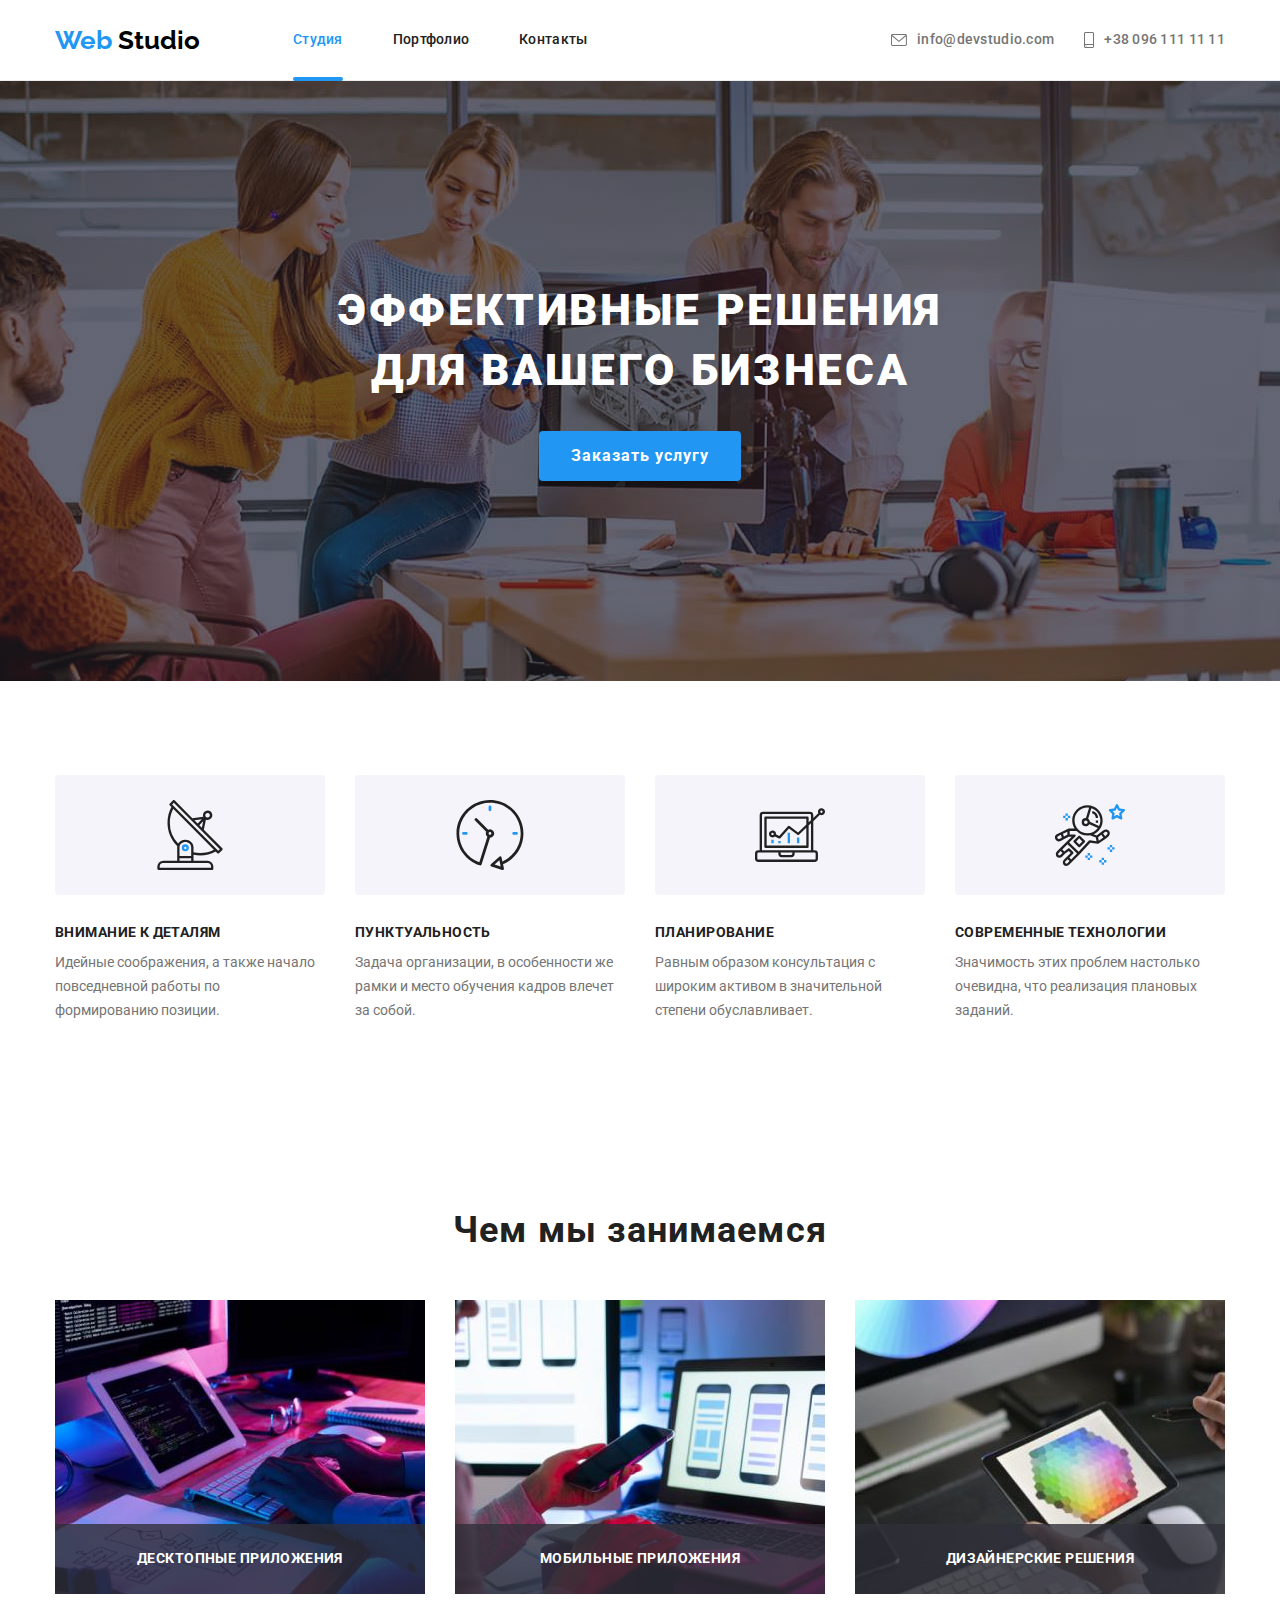
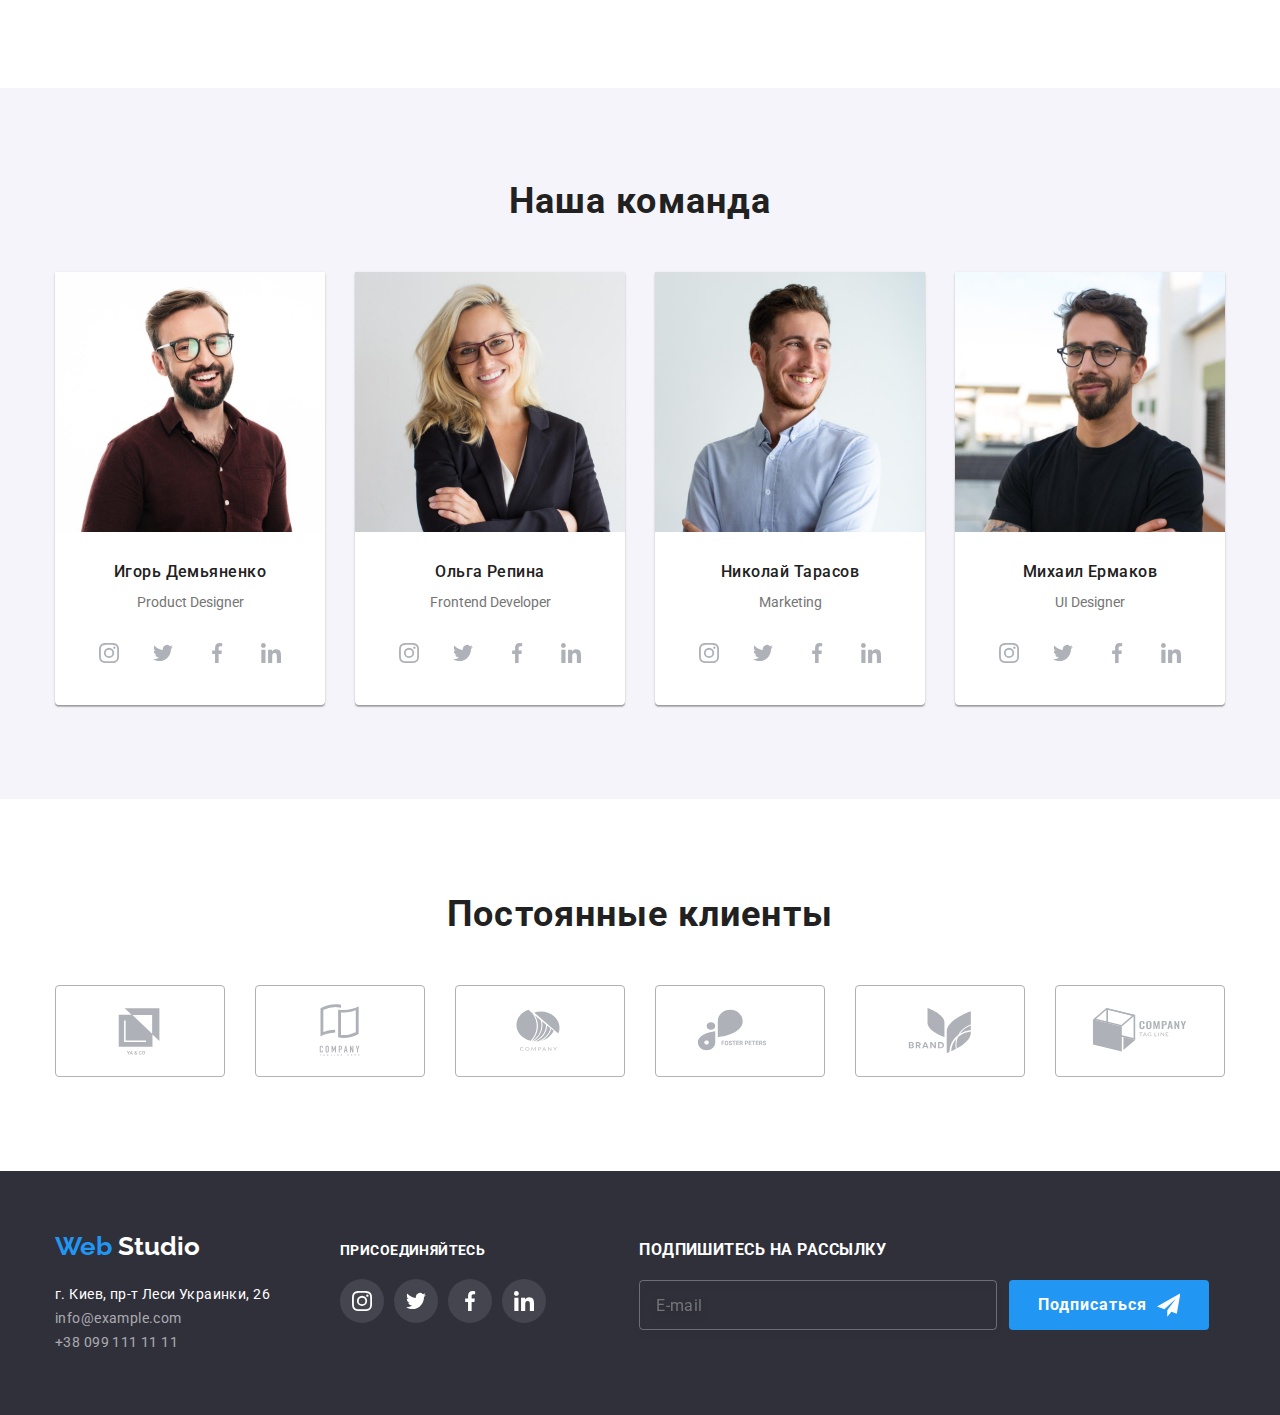
<file: index.html>
<!DOCTYPE html>
<html lang="ru">
	<head>
		<meta charset="UTF-8" />
		<meta http-equiv="X-UA-Compatible" content="IE=edge" />
		<meta name="viewport" content="width=device-width, initial-scale=1.0" />
		<title>Студия</title>
		<link rel="preconnect" href="https://fonts.googleapis.com" />
		<link rel="preconnect" href="https://fonts.gstatic.com" crossorigin />
		<link
			href="https://fonts.googleapis.com/css2?family=Raleway:wght@700&family=Roboto:wght@400;500;700;900&display=swap"
			rel="stylesheet"
		/>
		<link rel="stylesheet" href="https://cdn.jsdelivr.net/npm/modern-normalize@1.1.0/modern-normalize.min.css" />
		<link rel="stylesheet" href="./css/main.min.css" />
		<link rel="stylesheet" href="./css/styles.css" />
	</head>

	<body data-body>
		<!-- Шапка -->
		<header class="header">
			<div class="container">
				<div class="header-container">
					<nav class="nav-container">
						<a class="logo" href="#">
							Web
							<span class="logo--color-black">Studio</span>
						</a>
						<ul class="header-nav list">
							<li class="item"><a class="header-nav header-nav--current link" href="./index.html">Студия</a></li>
							<li class="item"><a class="header-nav link" href="./portfolio.html">Портфолио</a></li>
							<li class="item"><a class="header-nav link" href="">Контакты</a></li>
						</ul>
					</nav>

					<ul class="auth-nav list">
						<li class="item">
							<a class="auth-nav-link link" href="mailto:info@devstudio.com">
								<svg class="auth-nav-icon" width="16" height="12">
									<use href="./images/icons/icons.svg#icon-envelope"></use>
								</svg>
								info@devstudio.com
							</a>
						</li>
						<li class="item">
							<a class="auth-nav-link link" href="tel:+380961111111">
								<svg class="auth-nav-icon" width="10" height="16">
									<use href="./images/icons/icons.svg#icon-smartphone"></use>
								</svg>
								+38 096 111 11 11
							</a>
						</li>
					</ul>
				</div>
			</div>
		</header>

		<main>
			<!-- Герой -->

			<section class="hero">
				<div class="container">
					<h1 class="hero-title">Эффективные решения для вашего бизнеса</h1>
					<button class="hero-btn" type="button" data-modal-open>Заказать услугу</button>
				</div>
			</section>

			<!-- Особенности -->

			<section class="features">
				<div class="container">
					<h2 hidden>Особенности</h2>
					<ul class="features__list list">
						<li class="features__item">
							<div class="features__icon-container">
								<svg class="features__icon" width="70" height="70">
									<use href="./images/icons/icons.svg#icon-antenna"></use>
								</svg>
							</div>
							<h3 class="features__title">Внимание к деталям</h3>
							<p>Идейные соображения, а также начало повседневной работы по формированию позиции.</p>
						</li>

						<li class="features__item">
							<div class="features__icon-container">
								<svg class="features__icon" width="70" height="70">
									<use href="./images/icons/icons.svg#icon-clock"></use>
								</svg>
							</div>
							<h3 class="features__title">Пунктуальность</h3>
							<p>Задача организации, в особенности же рамки и место обучения кадров влечет за собой.</p>
						</li>

						<li class="features__item">
							<div class="features__icon-container">
								<svg class="features__icon" width="70" height="70">
									<use href="./images/icons/icons.svg#icon-diagram"></use>
								</svg>
							</div>
							<h3 class="features__title">Планирование</h3>
							<p>Равным образом консультация с широким активом в значительной степени обуславливает.</p>
						</li>

						<li class="features__item">
							<div class="features__icon-container">
								<svg class="features__icon" width="70" height="70">
									<use href="./images/icons/icons.svg#icon-astronaut"></use>
								</svg>
							</div>
							<h3 class="features__title">Современные технологии</h3>
							<p>Значимость этих проблем настолько очевидна, что реализация плановых заданий.</p>
						</li>
					</ul>
				</div>
			</section>

			<!-- Чем мы занимаемся -->

			<section class="doing">
				<div class="container">
					<h2 class="doing__title">Чем мы занимаемся</h2>
					<ul class="doing__list list">
						<li class="doing__item">
							<img class="doing__img" src="./images/box-1.jpg" alt="верстка сайта" width="370" height="294" />
							<p class="doing__item-title">Десктопные приложения</p>
						</li>
						<li class="doing__item">
							<img class="doing__img" src="./images/box-2.jpg" alt="разработка мобильной версии сайта" width="370" height="294" />
							<p class="doing__item-title">Мобильные приложения</p>
						</li>
						<li class="doing__item">
							<img class="doing__img" src="./images/box-3.jpg" alt="веб-дизайн сайта" width="370" height="294" />
							<p class="doing__item-title">Дизайнерские решения</p>
						</li>
					</ul>
				</div>
			</section>

			<!-- Наша команда -->

			<section class="people">
				<div class="container">
					<h2 class="people-title">Наша команда</h2>
					<ul class="people-list list">
						<li class="item">
							<img src="./images/team1.jpg" alt="Игорь Демьяненко" width="270" height="260" />
							<h3 class="person-title">Игорь Демьяненко</h3>
							<p class="paragraf">Product Designer</p>
							<div class="social-media-cotainer">
								<ul class="social-media list">
									<li class="social-media-item">
										<a
											class="social-media-link link"
											href="https://www.instagram.com/"
											target="_blank"
											rel="noopener noreferrer"
											aria-label="instagram"
										>
											<svg class="social-media-icon" width="20" height="20">
												<use href="./images/icons/icons.svg#icon-instagram"></use>
											</svg>
										</a>
									</li>
									<li class="social-media-item">
										<a
											class="social-media-link link"
											href="https://twitter.com/"
											target="_blank"
											rel="noopener noreferrer"
											aria-label="twitter"
										>
											<svg class="social-media-icon" width="20" height="20">
												<use href="./images/icons/icons.svg#icon-twitter"></use>
											</svg>
										</a>
									</li>
									<li class="social-media-item">
										<a
											class="social-media-link link"
											href="https://www.facebook.com/"
											target="_blank"
											rel="noopener noreferrer"
											aria-label="facebook"
										>
											<svg class="social-media-icon" width="20" height="20">
												<use href="./images/icons/icons.svg#icon-facebook"></use>
											</svg>
										</a>
									</li>
									<li class="social-media-item">
										<a
											class="social-media-link link"
											href="https://www.linkedin.com/"
											target="_blank"
											rel="noopener noreferrer"
											aria-label="linkedin"
										>
											<svg class="social-media-icon" width="20" height="20">
												<use href="./images/icons/icons.svg#icon-linkedin"></use>
											</svg>
										</a>
									</li>
								</ul>
							</div>
						</li>

						<li class="item">
							<img src="./images/team2.jpg" alt="Ольга Репина" width="270" height="260" />
							<h3 class="person-title">Ольга Репина</h3>
							<p class="paragraf">Frontend Developer</p>
							<div class="social-media-cotainer">
								<ul class="social-media list">
									<li class="social-media-item">
										<a
											class="social-media-link link"
											href="https://www.instagram.com/"
											target="_blank"
											rel="noopener noreferrer"
											aria-label="instagram"
										>
											<svg class="social-media-icon" width="20" height="20">
												<use href="./images/icons/icons.svg#icon-instagram"></use>
											</svg>
										</a>
									</li>
									<li class="social-media-item">
										<a
											class="social-media-link link"
											href="https://twitter.com/"
											target="_blank"
											rel="noopener noreferrer"
											aria-label="twitter"
										>
											<svg class="social-media-icon" width="20" height="20">
												<use href="./images/icons/icons.svg#icon-twitter"></use>
											</svg>
										</a>
									</li>
									<li class="social-media-item">
										<a
											class="social-media-link link"
											href="https://www.facebook.com/"
											target="_blank"
											rel="noopener noreferrer"
											aria-label="facebook"
										>
											<svg class="social-media-icon" width="20" height="20">
												<use href="./images/icons/icons.svg#icon-facebook"></use>
											</svg>
										</a>
									</li>
									<li class="social-media-item">
										<a
											class="social-media-link link"
											href="https://www.linkedin.com/"
											target="_blank"
											rel="noopener noreferrer"
											aria-label="linkedin"
										>
											<svg class="social-media-icon" width="20" height="20">
												<use href="./images/icons/icons.svg#icon-linkedin"></use>
											</svg>
										</a>
									</li>
								</ul>
							</div>
						</li>

						<li class="item">
							<img src="./images/team3.jpg" alt="Николай Тарасов" width="270" height="260" />
							<h3 class="person-title">Николай Тарасов</h3>
							<p class="paragraf">Marketing</p>
							<div class="social-media-cotainer">
								<ul class="social-media list">
									<li class="social-media-item">
										<a
											class="social-media-link link"
											href="https://www.instagram.com/"
											target="_blank"
											rel="noopener noreferrer"
											aria-label="instagram"
										>
											<svg class="social-media-icon" width="20" height="20">
												<use href="./images/icons/icons.svg#icon-instagram"></use>
											</svg>
										</a>
									</li>
									<li class="social-media-item">
										<a
											class="social-media-link link"
											href="https://twitter.com/"
											target="_blank"
											rel="noopener noreferrer"
											aria-label="twitter"
										>
											<svg class="social-media-icon" width="20" height="20">
												<use href="./images/icons/icons.svg#icon-twitter"></use>
											</svg>
										</a>
									</li>
									<li class="social-media-item">
										<a
											class="social-media-link link"
											href="https://www.facebook.com/"
											target="_blank"
											rel="noopener noreferrer"
											aria-label="facebook"
										>
											<svg class="social-media-icon" width="20" height="20">
												<use href="./images/icons/icons.svg#icon-facebook"></use>
											</svg>
										</a>
									</li>
									<li class="social-media-item">
										<a
											class="social-media-link link"
											href="https://www.linkedin.com/"
											target="_blank"
											rel="noopener noreferrer"
											aria-label="linkedin"
										>
											<svg class="social-media-icon" width="20" height="20">
												<use href="./images/icons/icons.svg#icon-linkedin"></use>
											</svg>
										</a>
									</li>
								</ul>
							</div>
						</li>

						<li class="item">
							<img src="./images/team4.jpg" alt="Михаил Ермаков" width="270" height="260" />
							<h3 class="person-title">Михаил Ермаков</h3>
							<p class="paragraf">UI Designer</p>
							<div class="social-media-cotainer">
								<ul class="social-media list">
									<li class="social-media-item">
										<a
											class="social-media-link link"
											href="https://www.instagram.com/"
											target="_blank"
											rel="noopener noreferrer"
											aria-label="instagram"
										>
											<svg class="social-media-icon" width="20" height="20">
												<use href="./images/icons/icons.svg#icon-instagram"></use>
											</svg>
										</a>
									</li>
									<li class="social-media-item">
										<a
											class="social-media-link link"
											href="https://twitter.com/"
											target="_blank"
											rel="noopener noreferrer"
											aria-label="twitter"
										>
											<svg class="social-media-icon" width="20" height="20">
												<use href="./images/icons/icons.svg#icon-twitter"></use>
											</svg>
										</a>
									</li>
									<li class="social-media-item">
										<a
											class="social-media-link link"
											href="https://www.facebook.com/"
											target="_blank"
											rel="noopener noreferrer"
											aria-label="facebook"
										>
											<svg class="social-media-icon" width="20" height="20">
												<use href="./images/icons/icons.svg#icon-facebook"></use>
											</svg>
										</a>
									</li>
									<li class="social-media-item">
										<a
											class="social-media-link link"
											href="https://www.linkedin.com/"
											target="_blank"
											rel="noopener noreferrer"
											aria-label="linkedin"
										>
											<svg class="social-media-icon" width="20" height="20">
												<use href="./images/icons/icons.svg#icon-linkedin"></use>
											</svg>
										</a>
									</li>
								</ul>
							</div>
						</li>
					</ul>
				</div>
			</section>

			<!-- Постоянные клиенты -->

			<section class="clients">
				<div class="container">
					<h2 class="clients__title">Постоянные клиенты</h2>
					<ul class="clients__list list">
						<li class="clients__item">
							<a
								class="clients__link link"
								href=""
								target="_blank"
								rel="noopener noreferrer"
								aria-label="company-1"
							>
								<svg class="clients__icon" width="106" height="60">
									<use href="./images/icons/icons.svg#icon-Company-1"></use>
								</svg>
							</a>
						</li>
						<li class="clients__item">
							<a
								class="clients__link link"
								href=""
								target="_blank"
								rel="noopener noreferrer"
								aria-label="company-2"
							>
								<svg class="clients__icon" width="106" height="60">
									<use href="./images/icons/icons.svg#icon-Company-2"></use>
								</svg>
							</a>
						</li>
						<li class="clients__item">
							<a
								class="clients__link link"
								href=""
								target="_blank"
								rel="noopener noreferrer"
								aria-label="company-3"
							>
								<svg class="clients__icon" width="106" height="60">
									<use href="./images/icons/icons.svg#icon-Company-3"></use>
								</svg>
							</a>
						</li>
						<li class="clients__item">
							<a
								class="clients__link link"
								href=""
								target="_blank"
								rel="noopener noreferrer"
								aria-label="company-4"
							>
								<svg class="clients__icon" width="106" height="60">
									<use href="./images/icons/icons.svg#icon-Company-4"></use>
								</svg>
							</a>
						</li>
						<li class="clients__item">
							<a
								class="clients__link link"
								href=""
								target="_blank"
								rel="noopener noreferrer"
								aria-label="company-5"
							>
								<svg class="clients__icon" width="106" height="60">
									<use href="./images/icons/icons.svg#icon-Company-5"></use>
								</svg>
							</a>
						</li>
						<li class="clients__item">
							<a
								class="clients__link link"
								href=""
								target="_blank"
								rel="noopener noreferrer"
								aria-label="company-6"
							>
								<svg class="clients__icon" width="106" height="60">
									<use href="./images/icons/icons.svg#icon-Company-6"></use>
								</svg>
							</a>
						</li>
					</ul>
				</div>
			</section>
		</main>

		<!-- Футер -->
		<footer class="footer">
			<div class="container">
				<div class="footer-container">
					<div>
						<a class="logo-footer" href="./index.html">
							Web
							<span class="logo--color-white">Studio</span>
						</a>
						<address>
							<ul class="footer-list list">
								<li>
									<a
										class="footer-link link"
										href="https://goo.gl/maps/GZ6VsZFYdmtWQn7n9"
										target="_blank"
										rel="noopener noreferrer"
									>
										г. Киев, пр-т Леси Украинки, 26
									</a>
								</li>
								<li>
									<a class="footer-auth link" href="mailto:info@example.com">info@example.com</a>
								</li>
								<li>
									<a class="footer-auth link" href="tel:+380991111111">+38 099 111 11 11</a>
								</li>
							</ul>
						</address>
					</div>
					<div class="social-media-container-footer">
						<h3 class="social-media-title-footer">присоединяйтесь</h3>
						<ul class="social-media-footer-list list">
							<li class="social-media-item-footer">
								<a
									class="social-media-footer-link link"
									href="https://www.instagram.com/"
									target="_blank"
									rel="noopener noreferrer"
									aria-label="instagram"
								>
									<svg class="social-media-footer-icon" width="20" height="20">
										<use href="./images/icons/icons.svg#icon-instagram"></use>
									</svg>
								</a>
							</li>
							<li class="social-media-item-footer">
								<a
									class="social-media-footer-link link"
									href="https://twitter.com/"
									target="_blank"
									rel="noopener noreferrer"
									aria-label="twitter"
								>
									<svg class="social-media-footer-icon" width="20" height="20">
										<use href="./images/icons/icons.svg#icon-twitter"></use>
									</svg>
								</a>
							</li>
							<li class="social-media-item-footer">
								<a
									class="social-media-footer-link link"
									href="https://www.facebook.com/"
									target="_blank"
									rel="noopener noreferrer"
									aria-label="facebook"
								>
									<svg class="social-media-footer-icon" width="20" height="20">
										<use href="./images/icons/icons.svg#icon-facebook"></use>
									</svg>
								</a>
							</li>
							<li class="social-media-item-footer">
								<a
									class="social-media-footer-link link"
									href="https://www.linkedin.com/"
									target="_blank"
									rel="noopener noreferrer"
									aria-label="linkedin"
								>
									<svg class="social-media-footer-icon" width="20" height="20">
										<use href="./images/icons/icons.svg#icon-linkedin"></use>
									</svg>
								</a>
							</li>
						</ul>
					</div>
					<div class="footer-subscribe">
						<h3 class="footer-subscribe-title">Подпишитесь на рассылку</h3>
						<form class="footer-subscribe-form" name="subscribe-form">
							<label class="footer-subscribe-lable">
								<input class="footer-subscribe-input" type="email" name="user-subscribe" placeholder="E-mail" />
							</label>
							<button class="footer-subscribe-btn" type="submit">
								Подписаться
								<svg class="footer-subscribe-svg" width="24" height="24">
									<use href="./images/icons/icons.svg#icon-send"></use>
								</svg>
							</button>
						</form>
					</div>
				</div>
			</div>
		</footer>

		<!-- Модальне вікно  -->
		<div class="backdrop is-hidden" data-modal>
			<div class="modal">
				<button class="modal-close-btn" type="button" data-modal-close>
					<svg width="18" height="18">
						<use href="./images/icons/icons.svg#icon-close"></use>
					</svg>
				</button>
				<form class="sign-up-forms" name="register-form" autocomplete="on">
					<strong class="sign-up-forms-title">Оставьте свои данные, мы вам перезвоним</strong>
					<div class="form-wrapper">
						<div class="sign-up-form-field">
							<label class="sign-up-form-field-label" for="user-name">
								<span>Имя</span>
							</label>
							<input class="sign-up-form-field-input" type="text" name="user-name" id="user-name" />
							<svg class="sign-up-form-field-svg" width="18" height="18">
								<use href="./images/icons/icons.svg#icon-person"></use>
							</svg>
						</div>
						<div class="sign-up-form-field">
							<label class="sign-up-form-field-label" for="user-tel">
								<span>Телефон</span>
							</label>
							<input class="sign-up-form-field-input" type="tel" name="user-tel" id="user-tel" />
							<svg class="sign-up-form-field-svg" width="18" height="18">
								<use href="./images/icons/icons.svg#icon-phone"></use>
							</svg>
						</div>
						<div class="sign-up-form-field">
							<label class="sign-up-form-field-label" for="user-email">
								<span>Почта</span>
							</label>
							<input class="sign-up-form-field-input" type="email" name="user-email" id="user-email" />
							<svg class="sign-up-form-field-svg" width="18" height="18">
								<use href="./images/icons/icons.svg#icon-email"></use>
							</svg>
						</div>
						<div class="sign-up-form-field">
							<label class="sign-up-form-field-label" for="user-comments">
								<span>Комментарий</span>
							</label>
							<textarea class="sign-up-form-field-textarea" name="user-comments" id="user-comments" placeholder="Введите текст"></textarea>
						</div>
					</div>
					<div class="sign-up-form-checkbox">
						<label class="checkbox-label">
							<input class="checkbox-input visually-hidden" type="checkbox" name="form-checkbox" />
							<span class="checkbox-icon">
								<svg width="16" height="15">
									<use href="./images/icons/icons.svg#icon-chekbox"></use>
								</svg>
							</span>
							<span class="checkbox-agreement">
								Соглашаюсь с рассылкой и принимаю
								<a class="checkbox-terms" href="#">Условия договора</a>
							</span>
						</label>
					</div>
					<button class="modal-submit-btn" type="submit">Отправить</button>
				</form>
			</div>
		</div>

		<script src="./js/modal.js"></script>
	</body>
</html>
</file>
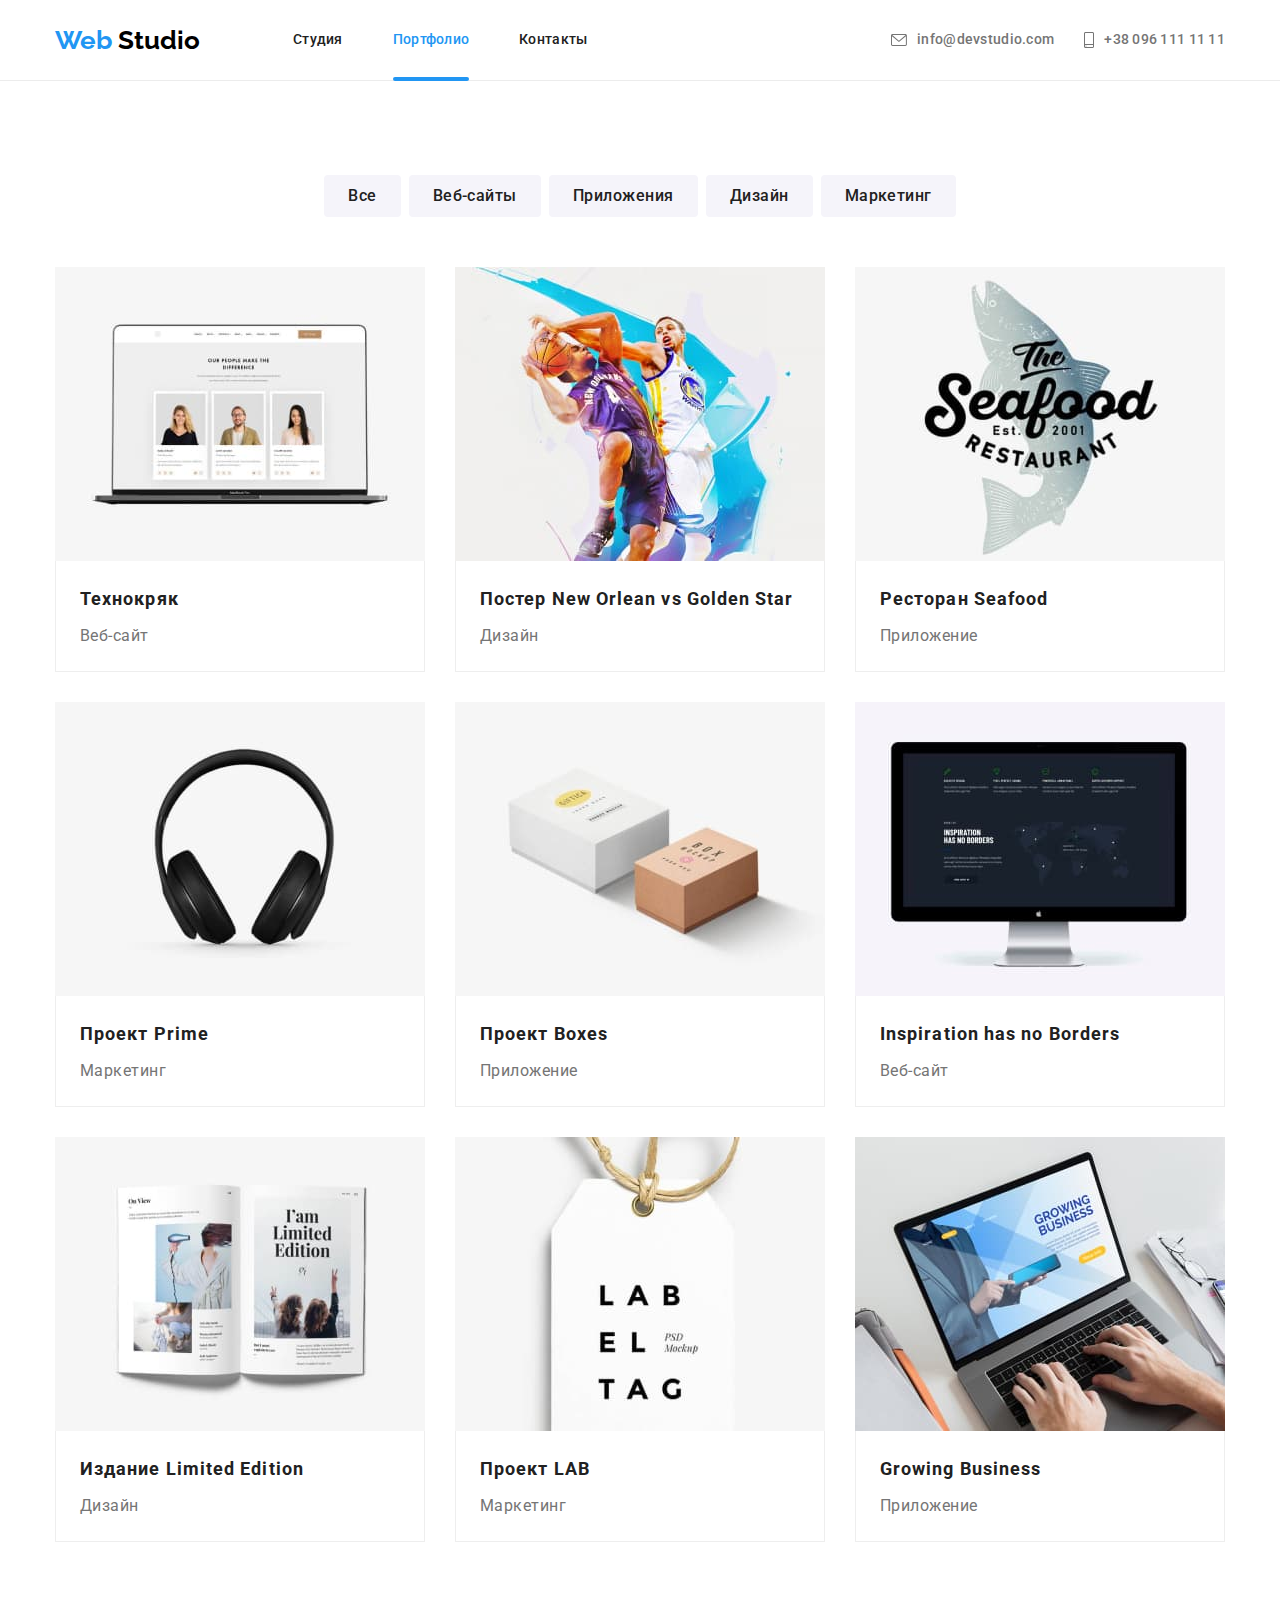
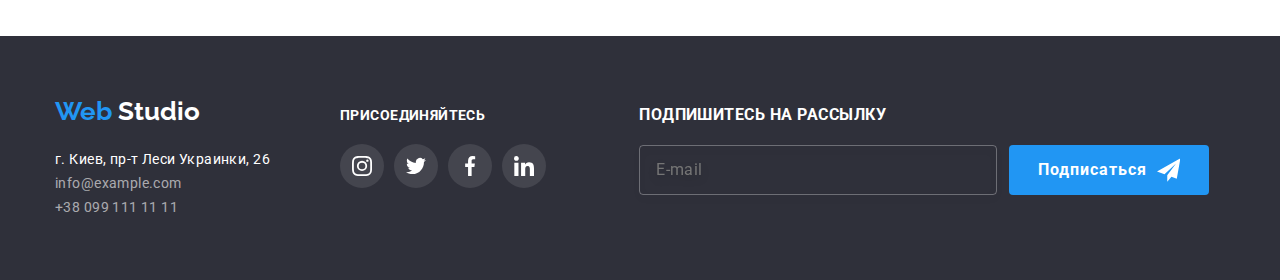
<file: portfolio.html>
<!DOCTYPE html>
<html lang="ru">
	<head>
		<meta charset="UTF-8" />
		<meta http-equiv="X-UA-Compatible" content="IE=edge" />
		<meta name="viewport" content="width=device-width, initial-scale=1.0" />
		<title>Портфолио</title>
		<link rel="preconnect" href="https://fonts.googleapis.com" />
		<link rel="preconnect" href="https://fonts.gstatic.com" crossorigin />
		<link
			href="https://fonts.googleapis.com/css2?family=Raleway:wght@700&family=Roboto:wght@400;500;700;900&display=swap"
			rel="stylesheet"
		/>
		<link rel="stylesheet" href="https://cdn.jsdelivr.net/npm/modern-normalize@1.1.0/modern-normalize.min.css" />
		<link rel="stylesheet" href="./css/main.min.css" />
		<link rel="stylesheet" href="./css/styles.css" />
	</head>

	<body>
		<!-- Шапка -->
		<header class="header">
			<div class="container">
				<div class="header-container">
					<nav class="nav-container">
						<a class="logo" href="#">
							Web
							<span class="logo--color-black">Studio</span>
						</a>
						<ul class="header-nav list">
							<li class="item"><a class="header-nav link" href="./index.html">Студия</a></li>
							<li class="item"><a class="header-nav link header-nav--current" href="./portfolio.html">Портфолио</a></li>
							<li class="item"><a class="header-nav link" href="">Контакты</a></li>
						</ul>
					</nav>

					<ul class="auth-nav list">
						<li class="item">
							<a class="auth-nav-link link" href="mailto:info@devstudio.com">
								<svg class="auth-nav-icon" width="16" height="12">
									<use href="./images/icons/icons.svg#icon-envelope"></use>
								</svg>
								info@devstudio.com
							</a>
						</li>
						<li class="item">
							<a class="auth-nav-link link" href="tel:+380961111111">
								<svg class="auth-nav-icon" width="10" height="16">
									<use href="./images/icons/icons.svg#icon-smartphone"></use>
								</svg>
								+38 096 111 11 11
							</a>
						</li>
					</ul>
				</div>
			</div>
		</header>

		<!-- Мейн -->
		<main>
			<section class="portfolio-nav">
				<div class="container">
					<h1 hidden>portfolio-nav</h1>
					<div class="portfolio-container">
						<ul class="portfolio-nav-list list">
							<li class="item">
								<button class="portfolio-btn" type="button">Все</button>
							</li>
							<li class="item">
								<button class="portfolio-btn" type="button">Веб-сайты</button>
							</li>
							<li class="item">
								<button class="portfolio-btn" type="button">Приложения</button>
							</li>
							<li class="item">
								<button class="portfolio-btn" type="button">Дизайн</button>
							</li>
							<li class="item">
								<button class="portfolio-btn" type="button">Маркетинг</button>
							</li>
						</ul>
					</div>

					<ul class="portfolio-work list">
						<li class="item">
							<a class="link" href="">
								<div class="portfolio-hidden">
									<img src="./images/portfolio/tehnokryak.jpg" alt="технокряк" width="370" height="260" />
									<div class="portfolio-overlay">
										<p class="portfolio-descr">
											Ресурс предлагает комплексные предложения с разным уровнем функционала и сервисов. Все это
											позволит посетителю получить исчерпывающие сведения о компании или частном лице.
										</p>
									</div>
								</div>
								<div class="portfolio-work-border">
									<h3 class="portfolio-work-link">Технокряк</h3>
									<p class="portfolio-work-item">Веб-сайт</p>
								</div>
							</a>
						</li>
						<li class="item">
							<a class="link" href="">
								<div class="portfolio-hidden">
									<img src="./images/portfolio/poster.jpg" alt="баскетболисты" width="370" height="260" />
									<div class="portfolio-overlay">
										<p class="portfolio-descr">
											Ресурс предлагает комплексные предложения с разным уровнем функционала и сервисов. Все это
											позволит посетителю получить исчерпывающие сведения о компании или частном лице.
										</p>
									</div>
								</div>

								<div class="portfolio-work-border">
									<h3 class="portfolio-work-link">
										Постер
										<span lang="en">New Orlean vs Golden Star</span>
									</h3>
									<p class="portfolio-work-item">Дизайн</p>
								</div>
							</a>
						</li>
						<li class="item">
							<a class="link" href="">
								<div class="portfolio-hidden">
									<img src="./images/portfolio/sea-food.jpg" alt="морская еда" width="370" height="260" />
									<div class="portfolio-overlay">
										<p class="portfolio-descr">
											Ресурс предлагает комплексные предложения с разным уровнем функционала и сервисов. Все это
											позволит посетителю получить исчерпывающие сведения о компании или частном лице.
										</p>
									</div>
								</div>

								<div class="portfolio-work-border">
									<h3 class="portfolio-work-link">
										Ресторан
										<span lang="en">Seafood</span>
									</h3>
									<p class="portfolio-work-item">Приложение</p>
								</div>
							</a>
						</li>
						<li class="item">
							<a class="link" href="">
								<div class="portfolio-hidden">
									<img src="./images/portfolio/poject-prime.jpg" alt="наушники" width="370" height="294" />
									<div class="portfolio-overlay">
										<p class="portfolio-descr">
											Ресурс предлагает комплексные предложения с разным уровнем функционала и сервисов. Все это
											позволит посетителю получить исчерпывающие сведения о компании или частном лице.
										</p>
									</div>
								</div>

								<div class="portfolio-work-border">
									<h3 class="portfolio-work-link">
										Проект
										<span lang="en">Prime</span>
									</h3>
									<p class="portfolio-work-item">Маркетинг</p>
								</div>
							</a>
						</li>
						<li class="item">
							<a class="link" href="">
								<div class="portfolio-hidden">
									<img src="./images/portfolio/project-boxes.jpg" alt="две коробки" width="370" height="294" />
									<div class="portfolio-overlay">
										<p class="portfolio-descr">
											Ресурс предлагает комплексные предложения с разным уровнем функционала и сервисов. Все это
											позволит посетителю получить исчерпывающие сведения о компании или частном лице.
										</p>
									</div>
								</div>

								<div class="portfolio-work-border">
									<h3 class="portfolio-work-link">
										Проект
										<span lang="en">Boxes</span>
									</h3>
									<p class="portfolio-work-item">Приложение</p>
								</div>
							</a>
						</li>
						<li class="item">
							<a class="link" href="">
								<div class="portfolio-hidden">
									<img src="./images/portfolio/inspiration.jpg" alt="монитор" width="370" height="294" />
									<div class="portfolio-overlay">
										<p class="portfolio-descr">
											Ресурс предлагает комплексные предложения с разным уровнем функционала и сервисов. Все это
											позволит посетителю получить исчерпывающие сведения о компании или частном лице.
										</p>
									</div>
								</div>

								<div class="portfolio-work-border">
									<h3 class="portfolio-work-link"><span lang="en">Inspiration has no Borders</span></h3>
									<p class="portfolio-work-item">Веб-сайт</p>
								</div>
							</a>
						</li>
						<li class="item">
							<a class="link" href="">
								<div class="portfolio-hidden">
									<img src="./images/portfolio/pablishing-le.jpg" alt="книга" width="370" height="294" />
									<div class="portfolio-overlay">
										<p class="portfolio-descr">
											Ресурс предлагает комплексные предложения с разным уровнем функционала и сервисов. Все это
											позволит посетителю получить исчерпывающие сведения о компании или частном лице.
										</p>
									</div>
								</div>

								<div class="portfolio-work-border">
									<h3 class="portfolio-work-link">
										Издание
										<span lang="en">Limited Edition</span>
									</h3>
									<p class="portfolio-work-item">Дизайн</p>
								</div>
							</a>
						</li>
						<li class="item">
							<a class="link" href="">
								<div class="portfolio-hidden">
									<img src="./images/portfolio/project-lab.jpg" alt="ярлык с ниткой" width="370" height="294" />
									<div class="portfolio-overlay">
										<p class="portfolio-descr">
											Ресурс предлагает комплексные предложения с разным уровнем функционала и сервисов. Все это
											позволит посетителю получить исчерпывающие сведения о компании или частном лице.
										</p>
									</div>
								</div>

								<div class="portfolio-work-border">
									<h3 class="portfolio-work-link">
										Проект
										<span lang="en">LAB</span>
									</h3>
									<p class="portfolio-work-item">Маркетинг</p>
								</div>
							</a>
						</li>
						<li class="item">
							<a class="link" href="">
								<div class="portfolio-hidden">
									<img
										src="./images/portfolio/growing-business.jpg"
										alt="набор текста на ноутбуке"
										width="370"
										height="294"
									/>
									<div class="portfolio-overlay">
										<p class="portfolio-descr">
											Ресурс предлагает комплексные предложения с разным уровнем функционала и сервисов. Все это
											позволит посетителю получить исчерпывающие сведения о компании или частном лице.
										</p>
									</div>
								</div>

								<div class="portfolio-work-border">
									<h3 class="portfolio-work-link"><span lang="en">Growing Business</span></h3>
									<p class="portfolio-work-item">Приложение</p>
								</div>
							</a>
						</li>
					</ul>
				</div>
			</section>
		</main>

		<!-- Футер -->
		<footer class="footer">
			<div class="container">
				<div class="footer-container">
					<div>
						<a class="logo-footer" href="./index.html">
							Web
							<span class="logo--color-white">Studio</span>
						</a>
						<address>
							<ul class="footer-list list">
								<li>
									<a
										class="footer-link link"
										href="https://goo.gl/maps/GZ6VsZFYdmtWQn7n9"
										target="_blank"
										rel="noopener noreferrer"
									>
										г. Киев, пр-т Леси Украинки, 26
									</a>
								</li>
								<li>
									<a class="footer-auth link" href="mailto:info@example.com">info@example.com</a>
								</li>
								<li>
									<a class="footer-auth link" href="tel:+380991111111">+38 099 111 11 11</a>
								</li>
							</ul>
						</address>
					</div>
					<div class="social-media-container-footer">
						<h3 class="social-media-title-footer">присоединяйтесь</h3>
						<ul class="social-media-footer-list list">
							<li class="social-media-item-footer">
								<a
									class="social-media-footer-link link"
									href="https://www.instagram.com/"
									target="_blank"
									rel="noopener noreferrer"
									aria-label="instagram"
								>
									<svg class="social-media-footer-icon" width="20" height="20">
										<use href="./images/icons/icons.svg#icon-instagram"></use>
									</svg>
								</a>
							</li>
							<li class="social-media-item-footer">
								<a
									class="social-media-footer-link link"
									href="https://twitter.com/"
									target="_blank"
									rel="noopener noreferrer"
									aria-label="twitter"
								>
									<svg class="social-media-footer-icon" width="20" height="20">
										<use href="./images/icons/icons.svg#icon-twitter"></use>
									</svg>
								</a>
							</li>
							<li class="social-media-item-footer">
								<a
									class="social-media-footer-link link"
									href="https://www.facebook.com/"
									target="_blank"
									rel="noopener noreferrer"
									aria-label="facebook"
								>
									<svg class="social-media-footer-icon" width="20" height="20">
										<use href="./images/icons/icons.svg#icon-facebook"></use>
									</svg>
								</a>
							</li>
							<li class="social-media-item-footer">
								<a
									class="social-media-footer-link link"
									href="https://www.linkedin.com/"
									target="_blank"
									rel="noopener noreferrer"
									aria-label="linkedin"
								>
									<svg class="social-media-footer-icon" width="20" height="20">
										<use href="./images/icons/icons.svg#icon-linkedin"></use>
									</svg>
								</a>
							</li>
						</ul>
					</div>
					<div class="footer-subscribe">
						<h3 class="footer-subscribe-title">Подпишитесь на рассылку</h3>
						<form class="footer-subscribe-form" name="subscribe-form">
							<label class="footer-subscribe-lable">
								<input class="footer-subscribe-input" type="email" name="user-subscribe" placeholder="E-mail" />
							</label>
							<button class="footer-subscribe-btn" type="submit">
								Подписаться
								<svg class="footer-subscribe-svg" width="24" height="24">
									<use href="./images/icons/icons.svg#icon-send"></use>
								</svg>
							</button>
						</form>
					</div>
				</div>
			</div>
		</footer>
	</body>
</html>
</file>
<file: css/styles.css>
:root {
	/* fonts */
	--main-font: "Roboto";
	--secondary-font: "Raleway";

	/* text colors */
	--accent-txt-color: #2196f3;
	--white-txt-color: #ffffff;
	--grey-txt-color: #757575;
	--black-txt-color-main: #212121;
	--black-txt-color-logo: #000000;

	/* border */
	--border-heder: #ececec;
	--border-cards-portfolio: #eeeeee;

	/* bg-colors */
	--dark-bg-color: #2f303a;
	--light-bg-color: #f5f4fa;
	--accent-bg-color: #2196f3;
	--second-btn-bg-color: #188ce8;
	--white-bg-color-card: #ffffff;

	/* others */
	--social-media-color-main: #afb1b8;
	--anim: 250ms cubic-bezier(0.4, 0, 0.2, 1);
}

body {
	font-family: var(--main-font), sans-serif;
	font-size: 14px;
	line-height: 1.71;
	color: var(--grey-txt-color);
}

/* reset */
h1,
h2,
h3,
h4,
p {
	margin: 0;
}
img {
	display: block;
	max-width: 100%;
	height: auto;
}

/* common-styles-start */
.no-scroll {
	overflow: hidden;
}

.container {
	width: 1200px;
	padding-left: 15px;
	padding-right: 15px;
	margin-left: auto;
	margin-right: auto;

}

.list {
	list-style: none;
	margin: 0;
	padding: 0;
}
.link {
	text-decoration: none;
}

.hero,
.features,
.doing,
.people,
.clients,
.portfolio-nav {
	padding-top: 94px;
	padding-bottom: 94px;
}

.visually-hidden {
	position: absolute;
	width: 1px;
	height: 1px;
	margin: -1px;
	border: 0;
	padding: 0;

	white-space: nowrap;
	clip-path: inset(100%);
	clip: rect(0 0 0 0);
	overflow: hidden;
}
/* common-styles-end */

/* Logo */
.logo {
	font-family: "Raleway";
	font-weight: 700;
	font-size: 26px;
	line-height: 1.19;
	color: var(--accent-txt-color);
	text-decoration: none;
	margin-right: 93px;
}

.logo--color-black {
	color: var(--black-txt-color-logo);
}

.logo--color-white {
	color: var(--white-txt-color);
}

/* Header-nav */

.header {
	border-bottom: 1px solid var(--border-heder);
}

.header-nav {
	display: flex;
	color: var(--black-txt-color-main);
	font-weight: 500;
	font-size: 14px;
	line-height: 1.14;
	letter-spacing: 0.02em;
}


.header-nav--current {
	color: var(--accent-txt-color);
	position: relative;
}

.header-nav--current::after {
	content: "";
	position: absolute;
	bottom: -1px;
	left: 0;
	width: 100%;
	height: 4px;
	display: inline-block;
	background-color: currentColor;
	border-radius: 2px;
}

.header-nav .link {
	display: block;
	padding-top: 32px;
	padding-bottom: 32px;
	transition: color var(--anim);
}

.header-nav .item:not(:last-child) {
	margin-right: 50px;
}

.header-nav .link:hover,
.header-nav .link:focus {
	color: var(--accent-txt-color);
}

.auth-nav .item + .item {
	margin-left: 30px;
}
.auth-nav-link {
	display: flex;
	align-items: center;
	padding-top: 32px;
	padding-bottom: 32px;
	font-weight: 500;
	font-size: 14px;
	line-height: 1.14;
	letter-spacing: 0.02em;
	color: var(--grey-txt-color);
	transition: color var(--anim);
}

.auth-nav .auth-nav-link:hover,
.auth-nav .auth-nav-link:focus {
	color: var(--accent-txt-color);
}

.auth-nav {
	display: flex;
	margin-left: auto;
}

.auth-nav-icon {
	fill: currentColor;
	margin-right: 10px;
}

.header-container {
	display: flex;
	align-items: center;
}

.nav-container {
	display: flex;
	align-items: center;
}

/* Герой */
.hero {
	max-width: 1600px;
	margin-left: auto;
	margin-right: auto;
	padding-top: 200px;
	padding-bottom: 200px;
	text-align: center;
	background-image: linear-gradient(rgba(47, 48, 58, 0.4), rgba(47, 48, 58, 0.4)), url(../images/img-hero.jpg);
	background-color: var(--dark-bg-color);
	background-repeat: no-repeat;
	background-position: center;
	background-size: cover;
}

.hero-title {
	width: 696px;
	margin: 0 auto 30px;
	font-weight: 900;
	font-size: 44px;
	line-height: 1.36;
	letter-spacing: 0.06em;
	text-transform: uppercase;
	color: var(--white-txt-color);
}

.hero-btn {
	padding: 10px 32px;
	border-radius: 4px;
	border: transparent;
	font-family: inherit;
	cursor: pointer;
	font-weight: 700;
	font-size: 16px;
	line-height: 1.88;
	letter-spacing: 0.06em;
	color: var(--white-txt-color);
	background-color: var(--accent-bg-color);
	box-shadow: 0px 4px 4px rgba(0, 0, 0, 0.15);
	transition: background-color var(--anim), color var(--anim);
}

.hero-btn:hover,
.hero-btn:focus {
	background-color: var(--second-btn-bg-color);
	color: var(--white-txt-color);
}

/* Особенности */

.features__list {
	display: flex;
}

.features__list .features__item {
	width: calc((100% - 3 * 30px) / 4);
	margin-right: 30px;
}

.features__list .features__item:nth-child(4n) {
	margin-right: 0;
}

.features__icon-container {
	display: flex;
	justify-content: center;
	align-items: center;
	background-color: var(--light-bg-color);
	width: 270px;
	height: 120px;
	margin-bottom: 30px;
	border-radius: 4px;
}

.features__title {
	width: 270px;
	font-weight: 700;
	font-size: 14px;
	margin-bottom: 10px;
	line-height: 1.14;
	letter-spacing: 0.03em;
	text-transform: uppercase;
	color: var(--black-txt-color-main);
}

/* Чем мы занимаемся */

.doing__title {
	font-weight: 700;
	font-size: 36px;
	margin-bottom: 50px;
	line-height: 1.11;
	text-align: center;
	letter-spacing: 0.03em;
	color: var(--black-txt-color-main);
}

.doing__list {
	display: flex;
}
.doing__list .doing__item {
	position: relative;
	width: calc((100% - 2 * 30px) / 3);
	margin-right: 30px;
}
.doing__list .doing__item:nth-child(3n) {
	margin-right: 0;
}

.doing__item-title {
	position: absolute;
	bottom: 0;
	left: 0;
	display: flex;
	justify-content: center;
	align-items: center;
	font-weight: 700;
	line-height: 1.14;
	text-align: center;
	letter-spacing: 0.03em;
	text-transform: uppercase;
	width: 100%;
	height: 70px;
	color: var(--white-txt-color);
	background: rgba(47, 48, 58, 0.8);
}

/* Наша команда */

.people {
	background-color: var(--light-bg-color);
}
.people-title {
	font-weight: 700;
	font-size: 36px;
	margin-bottom: 50px;
	line-height: 1.11;
	text-align: center;
	letter-spacing: 0.03em;
	color: var(--black-txt-color-main);
}

.person-title {
	font-weight: 500;
	font-size: 16px;
	margin-top: 30px;
	margin-bottom: 10px;
	line-height: 1.19;
	letter-spacing: 0.03em;
	color: var(--black-txt-color-main);
}

.social-media-cotainer {
	padding-bottom: 30px;
}
.social-media {
	display: flex;
	justify-content: center;
}
.social-media-item:not(:last-child) {
	margin-right: 10px;
}

.social-media-link {
	display: flex;
	justify-content: center;
	align-items: center;
	width: 44px;
	height: 44px;
	border-radius: 50%;
	color: var(--social-media-color-main);
	transition: color var(--anim), background-color var(--anim);
}

.social-media-link:hover,
.social-media-link:focus {
	background-color: var(--accent-bg-color);
	color: var(--white-txt-color);
}

.social-media-icon {
	fill: currentColor;
}

.people-list .paragraf {
	margin-bottom: 16px;
}

.people-list {
	display: flex;
}

.people-list .item {
	width: calc((100% - 3 * 30px) / 4);
	margin-right: 30px;
	text-align: center;
	background-color: var(--white-bg-color-card);
	box-shadow: 0px 1px 3px rgba(0, 0, 0, 0.12), 0px 1px 1px rgba(0, 0, 0, 0.14), 0px 2px 1px rgba(0, 0, 0, 0.2);
	border-radius: 0px 0px 4px 4px;
}
.people-list .item:nth-child(4n) {
	margin-right: 0;
}

/* Клиенты */

.clients__title {
	font-weight: 700;
	font-size: 36px;
	line-height: 1.17;
	text-align: center;
	letter-spacing: 0.03em;
	margin-bottom: 50px;
	color: var(--black-txt-color-main);
}

.clients__list {
	display: flex;
}

.clients__item:not(:last-child) {
	margin-right: 30px;
}

.clients__link {
	display: flex;
	justify-content: center;
	align-items: center;
	width: 170px;
	height: 92px;
	color: var(--social-media-color-main);
	border: 1px solid var(--social-media-color-main);
	border-radius: 4px;
	transition: color var(--anim), border var(--anim);
}

.clients__link:hover,
.clients__link:focus {
	color: var(--accent-txt-color);
	border: 1px solid var(--accent-txt-color);
}

.clients__icon {
	fill: currentColor;
}

/* Портфолио 2 стр. */

.portfolio-btn {
	padding: 6px 22px;
	font-weight: 500;
	font-size: 16px;
	line-height: 1.62;
	text-align: center;
	font-family: inherit;
	letter-spacing: 0.03em;
	color: var(--black-txt-color-main);
	background-color: var(--light-bg-color);
	border-radius: 4px;
	border-color: transparent;
	cursor: pointer;
	transition: color var(--anim), background-color var(--anim), box-shadow var(--anim);
}

.portfolio-btn:hover,
.portfolio-btn:focus {
	color: var(--white-txt-color);
	background-color: var(--accent-txt-color);
	box-shadow: 0px 3px 1px rgba(0, 0, 0, 0.1), 0px 1px 2px rgba(0, 0, 0, 0.08), 0px 2px 2px rgba(0, 0, 0, 0.12);
}

.portfolio-container {
	margin-bottom: 50px;
}

.portfolio-nav-list {
	display: flex;
	justify-content: center;
}

.portfolio-nav-list .item {
	margin-right: 8px;
}
.portfolio-nav-list .item:nth-child(5n) {
	margin-right: 0;
}

.portfolio-work-link {
	font-weight: 700;
	font-size: 18px;
	margin-bottom: 4px;
	line-height: 2;
	letter-spacing: 0.06em;
	color: var(--black-txt-color-main);
}

.portfolio-work-item {
	font-size: 16px;
	line-height: 1.88;
	letter-spacing: 0.03em;
	color: var(--grey-txt-color);
}

.portfolio-work {
	display: flex;
	flex-wrap: wrap;
	justify-content: center;
}

.portfolio-work .item {
	width: calc((100% - 60px) / 3);
	margin-bottom: 30px;
}

.portfolio-work .link {
	display: block;

	transition: box-shadow var(--anim);
}
.portfolio-work .link:hover,
.portfolio-work .link:focus {
	box-shadow: 0px 1px 1px rgba(0, 0, 0, 0.12), 0px 4px 4px rgba(0, 0, 0, 0.06), 1px 4px 6px rgba(0, 0, 0, 0.16);
}

.portfolio-work .item:nth-child(n + 6) {
	margin-bottom: 0;
}

.portfolio-work .item:not(:nth-child(3n)) {
	margin-right: 30px;
}

.portfolio-overlay {
	position: absolute;
	top: 0;
	left: 0;
	transform: translateY(100%);
	padding: 63px 24px;
	background: rgba(33, 150, 243, 0.9);
	transition: transform var(--anim);
}
.portfolio-descr {
	font-weight: 400;
	font-size: 18px;
	line-height: 1.56;
	letter-spacing: 0.03em;
	color: var(--white-txt-color);
}

.portfolio-work .link:hover .portfolio-overlay {
	transform: translateY(0%);
}
.portfolio-hidden {
	position: relative;
	overflow: hidden;
}

.portfolio-work-border {
	border-right: 1px solid var(--border-cards-portfolio);
	border-bottom: 1px solid var(--border-cards-portfolio);
	border-left: 1px solid var(--border-cards-portfolio);
	padding: 20px 24px;
}


/* Футер */

.footer {
	background-color: var(--dark-bg-color);
	padding-top: 60px;
	padding-bottom: 60px;
}

.logo-footer {
	font-family: "Raleway";
	font-weight: 700;
	font-size: 26px;
	line-height: 1.19;
	color: var(--accent-txt-color);
	text-decoration: none;
}

.adress-container {
	margin-top: 10px;
}

.footer-link {
	font-weight: 400;
	font-size: 14px;
	line-height: 1.71;
	letter-spacing: 0.03em;
	color: var(--white-txt-color);
	font-style: normal;
	transition: color var(--anim);
}



.footer-list {
	margin-top: 20px;
}

.footer-auth {
	font-weight: 400;
	font-size: 14px;
	line-height: 1.71;
	letter-spacing: 0.03em;
	color: rgba(255, 255, 255, 0.6);
	font-style: normal;
	transition: color var(--anim);
}

.footer-link:hover,
.footer-link:focus {
	color: var(--accent-txt-color);
}
.footer-auth:hover,
.footer-auth:focus {
	color: var(--accent-txt-color);
}

.footer-container {
	display: flex;
	align-items: baseline;
}

.social-media-container-footer {
	margin-left: 70px;
}
.social-media-title-footer {
	font-weight: 700;
	font-size: 14px;
	margin-bottom: 20px;
	line-height: 1.14;
	letter-spacing: 0.03em;
	text-transform: uppercase;
	color: var(--white-txt-color);
}

.social-media-footer-list {
	display: flex;
}

.social-media-item-footer:not(:last-child) {
	margin-right: 10px;
}

.social-media-footer-link {
	display: flex;
	justify-content: center;
	align-items: center;
	width: 44px;
	height: 44px;
	border-radius: 50%;
	color: var(--white-txt-color);
	background-color: rgba(255, 255, 255, 0.1);
	transition: color var(--anim), background-color var(--anim);
}

.social-media-footer-link:hover,
.social-media-footer-link:focus {
	background-color: var(--accent-bg-color);
	color: var(--white-txt-color);
}

.social-media-footer-icon {
	fill: currentColor;
}

.footer-subscribe {
	margin-left: 93px;
}
.footer-subscribe-title {
	line-height: 1.14;
	letter-spacing: 0.03em;
	text-transform: uppercase;
	color: var(--white-txt-color);
	margin-bottom: 20px;
}

.footer-subscribe-form {
	display: flex;
}

.footer-subscribe-input {
	width: 358px;
	height: 50px;
	padding: 15px 16px;
	border: 1px solid rgba(255, 255, 255, 0.3);
	filter: drop-shadow(0px 4px 4px rgba(0, 0, 0, 0.15));
	border-radius: 4px;
	background-color: inherit;
	font-weight: 400;
	font-size: 16px;
	line-height: 1.25;
	letter-spacing: 0.03em;
	color: rgba(255, 255, 255, 0.6);
	transition: border var(--anim);
}

.footer-subscribe-input:focus {
	border: 1px solid var(--accent-bg-color);
	outline: transparent;
}

.footer-subscribe-btn {
	display: flex;
	gap: 10px;
	align-items: center;
	width: 200px;
	height: 50px;
	margin-left: 12px;
	padding: 10px 29px;
	border-radius: 4px;
	border: transparent;
	font-family: inherit;
	cursor: pointer;
	font-weight: 700;
	font-size: 16px;
	line-height: 1.88;
	letter-spacing: 0.06em;
	color: var(--white-txt-color);
	background-color: var(--accent-bg-color);
}


/* Модальне вікно */

.backdrop {
	position: fixed;
	top: 0;
	left: 0;
	width: 100%;
	height: 100%;
	background-color: rgba(0, 0, 0, 0.2);
	opacity: 1;
	visibility: visible;
	pointer-events: initial;
	transition: opacity var(--anim), visibility var(--anim);
}

.backdrop.is-hidden {
	opacity: 0;
	visibility: hidden;
	pointer-events: none;
}

.modal {
	position: absolute;
	top: 50%;
	left: 50%;
	transform: translate(-50%, -50%);
	min-width: 528px;
	padding: 40px;
	background-color: var(--white-bg-color-card);
	box-shadow: 0px 1px 3px rgba(0, 0, 0, 0.12), 0px 1px 1px rgba(0, 0, 0, 0.14), 0px 2px 1px rgba(0, 0, 0, 0.2);
	border-radius: 4px;
}

.modal-close-btn {
	position: absolute;
	width: 30px;
	height: 30px;
	top: 8px;
	right: 8px;
	padding: 0;
	display: flex;
	justify-content: center;
	align-items: center;
	border-radius: 50%;
	border: 1px solid rgba(0, 0, 0, 0.1);
	background-color: var(--white-bg-color-card);
	cursor: pointer;
	transition: fill var(--anim);
}

.modal-close-btn:hover,
.modal-close-btn:focus + svg {
	fill: var(--accent-txt-color);
}


.sign-up-forms-title {
	font-size: 20px;
	line-height: 1.15;
	text-align: center;
	letter-spacing: 0.03em;
	color: var(--black-txt-color-main);
}

.sign-up-form-field {
	display: flex;
	flex-direction: column;
}

.form-wrapper {
	margin-top: 12px;
	display: flex;
	flex-direction: column;
	gap: 10px;
}

.sign-up-form-field {
	position: relative;
}
.sign-up-form-field-svg {
	position: absolute;
	left: 12px;
	bottom: 11px;
}

.sign-up-form-field-label {
	letter-spacing: 0.01em;
}

.sign-up-form-field-input {
	height: 40px;
	margin: 0;
	padding: 0 10px 0 42px;
	border: 1px solid rgba(33, 33, 33, 0.2);
	border-radius: 4px;
	transition: border var(--anim);
}

.sign-up-form-field-textarea {
	width: 448px;
	height: 120px;
	resize: none;
	padding: 12px 16px;
	border: 1px solid rgba(33, 33, 33, 0.2);
	border-radius: 4px;
	transition: border var(--anim);
}

.sign-up-form-field-textarea::placeholder {
	letter-spacing: 0.01em;
	color: rgba(117, 117, 117, 0.5);
}

.sign-up-form-field-input:hover,
.sign-up-form-field-textarea:hover,
.sign-up-form-field-input:focus,
.sign-up-form-field-textarea:focus {
	border: 1px solid var(--accent-bg-color);
	outline: transparent;
}

.sign-up-form-field-input + svg {
	transition: fill var(--anim);
}
.sign-up-form-field-input:hover + svg,
.sign-up-form-field-input:focus + svg {
	fill: var(--accent-txt-color);
}

.sign-up-form-checkbox {
	display: flex;
	justify-content: center;
	margin-top: 20px;
	margin-bottom: 30px;
	letter-spacing: 0.03em;
}

.checkbox-label {
	display: flex;
	align-items: center;
}

.checkbox-agreement {
	user-select: none;
}

.checkbox-terms {
	color: var(--accent-txt-color);
	line-height: 1.71;
	letter-spacing: 0.03em;
	text-decoration-line: underline;
}

.checkbox-icon {
	display: inline-flex;
	justify-content: center;
	align-items: center;
	width: 16px;
	height: 15px;
	margin-right: 7px;
	outline: 2px solid var(--black-txt-color-main);
	outline-offset: -2px;
	border-radius: 2px;
	transition: background-color var(--anim), outline-color var(--anim);
}

.checkbox-input:checked + .checkbox-icon {
	background-color: var(--accent-bg-color);
	outline-color: var(--accent-bg-color);
}

.modal-submit-btn {
	display: block;
	padding: 10px 55px;
	margin-left: auto;
	margin-right: auto;
	border-radius: 4px;
	border: transparent;
	font-family: inherit;
	cursor: pointer;
	font-weight: 700;
	font-size: 16px;
	line-height: 1.88;
	letter-spacing: 0.06em;
	color: var(--white-txt-color);
	background-color: var(--accent-bg-color);
	box-shadow: 0px 4px 4px rgba(0, 0, 0, 0.15);
	transition: background-color var(--anim), color var(--anim);
}

.modal-submit-btn:hover,
.modal-submit-btn:focus {
	background-color: var(--second-btn-bg-color);
	color: var(--white-txt-color);
}
</file>
<file: css/main.min.css>
:root{--main-font: "Roboto";--secondary-font: "Raleway";--accent-txt-color: #2196f3;--white-txt-color: #ffffff;--grey-txt-color: #757575;--black-txt-color-main: #212121;--black-txt-color-logo: #000000;--border-heder: #ececec;--border-cards-portfolio: #eeeeee;--dark-bg-color: #2f303a;--light-bg-color: #f5f4fa;--accent-bg-color: #2196f3;--second-btn-bg-color: #188ce8;--white-bg-color-card: #ffffff;--social-media-color-main: #afb1b8;--anim: 250ms cubic-bezier(0.4, 0, 0.2, 1)}.visually-hidden{position:absolute;width:1px;height:1px;margin:-1px;border:0;padding:0;white-space:nowrap;-webkit-clip-path:inset(100%);clip-path:inset(100%);clip:rect(0 0 0 0);overflow:hidden}body{font-family:var(--main-font),sans-serif;font-size:14px;line-height:1.71;color:var(--grey-txt-color)}body.no-scroll{overflow:hidden}.hero,.features,.doing,.people,.clients,.portfolio-nav{padding-top:94px;padding-bottom:94px}h1,h2,h3,h4,p{margin:0}img{display:block;max-width:100%;height:auto}.list{list-style:none;margin:0;padding:0}.link{text-decoration:none}.container{width:1200px;padding-left:15px;padding-right:15px;margin-left:auto;margin-right:auto}.logo{font-family:"Raleway";font-weight:700;font-size:26px;line-height:1.19;color:var(--accent-txt-color);text-decoration:none;margin-right:93px}.logo--color-black{color:var(--black-txt-color-logo)}.logo--color-white{color:var(--white-txt-color)}.header{border-bottom:1px solid var(--border-heder)}.header-container{display:-webkit-box;display:-ms-flexbox;display:flex;-webkit-box-align:center;-ms-flex-align:center;align-items:center}.header-nav{display:-webkit-box;display:-ms-flexbox;display:flex;color:var(--black-txt-color-main);font-weight:500;font-size:14px;line-height:1.14;letter-spacing:.02em}.header-nav--current{color:var(--accent-txt-color);position:relative}.header-nav--current::after{content:"";position:absolute;bottom:-1px;left:0;width:100%;height:4px;display:inline-block;background-color:currentColor;border-radius:2px}.header-nav .link{display:block;padding-top:32px;padding-bottom:32px;-webkit-transition:color var(--anim);transition:color var(--anim)}.header-nav .item:not(:last-child){margin-right:50px}.header-nav .link:hover,.header-nav .link:focus{color:var(--accent-txt-color)}.auth-nav .item+.item{margin-left:30px}.auth-nav-link{display:-webkit-box;display:-ms-flexbox;display:flex;-webkit-box-align:center;-ms-flex-align:center;align-items:center;padding-top:32px;padding-bottom:32px;font-weight:500;font-size:14px;line-height:1.14;letter-spacing:.02em;color:var(--grey-txt-color);-webkit-transition:color var(--anim);transition:color var(--anim)}.auth-nav{display:-webkit-box;display:-ms-flexbox;display:flex;margin-left:auto}.auth-nav .auth-nav-link:hover,.auth-nav .auth-nav-link:focus{color:var(--accent-txt-color)}.auth-nav-icon{fill:currentColor;margin-right:10px}.nav-container{display:-webkit-box;display:-ms-flexbox;display:flex;-webkit-box-align:center;-ms-flex-align:center;align-items:center}.hero{max-width:1600px;margin-left:auto;margin-right:auto;padding-top:200px;padding-bottom:200px;text-align:center;background-image:-webkit-gradient(linear, left top, left bottom, from(rgba(47, 48, 58, 0.4)), to(rgba(47, 48, 58, 0.4))),url(../images/img-hero.jpg);background-image:linear-gradient(rgba(47, 48, 58, 0.4), rgba(47, 48, 58, 0.4)),url(../images/img-hero.jpg);background-color:var(--dark-bg-color);background-repeat:no-repeat;background-position:center;background-size:cover}.hero-title{width:696px;margin:0 auto 30px;font-weight:900;font-size:44px;line-height:1.36;letter-spacing:.06em;text-transform:uppercase;color:var(--white-txt-color)}.hero-btn{padding:10px 32px;border-radius:4px;border:rgba(0,0,0,0);font-family:inherit;cursor:pointer;font-weight:700;font-size:16px;line-height:1.88;letter-spacing:.06em;color:var(--white-txt-color);background-color:var(--accent-bg-color);-webkit-box-shadow:0px 4px 4px rgba(0,0,0,.15);box-shadow:0px 4px 4px rgba(0,0,0,.15);-webkit-transition:background-color var(--anim),color var(--anim);transition:background-color var(--anim),color var(--anim)}.hero-btn:hover,.hero-btn:focus{background-color:var(--second-btn-bg-color);color:var(--white-txt-color)}.features__list{display:-webkit-box;display:-ms-flexbox;display:flex}.features__list .features__item{width:calc((100% - 90px)/4);margin-right:30px}.features__list .features__item:nth-child(4n){margin-right:0}.features__icon-container{display:-webkit-box;display:-ms-flexbox;display:flex;-webkit-box-pack:center;-ms-flex-pack:center;justify-content:center;-webkit-box-align:center;-ms-flex-align:center;align-items:center;background-color:var(--light-bg-color);width:270px;height:120px;margin-bottom:30px;border-radius:4px}.features__title{width:270px;font-weight:700;font-size:14px;margin-bottom:10px;line-height:1.14;letter-spacing:.03em;text-transform:uppercase;color:var(--black-txt-color-main)}.doing__title{font-weight:700;font-size:36px;margin-bottom:50px;line-height:1.11;text-align:center;letter-spacing:.03em;color:var(--black-txt-color-main)}.doing__list{display:-webkit-box;display:-ms-flexbox;display:flex}.doing__list .doing__item{position:relative;width:calc((100% - 60px)/3);margin-right:30px}.doing__list .doing__item:nth-child(3n){margin-right:0}.doing__item-title{position:absolute;bottom:0;left:0;display:-webkit-box;display:-ms-flexbox;display:flex;-webkit-box-pack:center;-ms-flex-pack:center;justify-content:center;-webkit-box-align:center;-ms-flex-align:center;align-items:center;font-weight:700;line-height:1.14;text-align:center;letter-spacing:.03em;text-transform:uppercase;width:100%;height:70px;color:var(--white-txt-color);background:rgba(47,48,58,.8)}.people{background-color:var(--light-bg-color)}.people-title{font-weight:700;font-size:36px;margin-bottom:50px;line-height:1.11;text-align:center;letter-spacing:.03em;color:var(--black-txt-color-main)}.person-title{font-weight:500;font-size:16px;margin-top:30px;margin-bottom:10px;line-height:1.19;letter-spacing:.03em;color:var(--black-txt-color-main)}.social-media-cotainer{padding-bottom:30px}.social-media{display:-webkit-box;display:-ms-flexbox;display:flex;-webkit-box-pack:center;-ms-flex-pack:center;justify-content:center}.social-media-item:not(:last-child){margin-right:10px}.social-media-link{display:-webkit-box;display:-ms-flexbox;display:flex;-webkit-box-pack:center;-ms-flex-pack:center;justify-content:center;-webkit-box-align:center;-ms-flex-align:center;align-items:center;width:44px;height:44px;border-radius:50%;color:var(--social-media-color-main);-webkit-transition:color var(--anim),background-color var(--anim);transition:color var(--anim),background-color var(--anim)}.social-media-link:hover,.social-media-link:focus{background-color:var(--accent-bg-color);color:var(--white-txt-color)}.social-media-icon{fill:currentColor}.people-list{display:-webkit-box;display:-ms-flexbox;display:flex}.people-list .item{width:calc((100% - 90px)/4);margin-right:30px;text-align:center;background-color:var(--white-bg-color-card);-webkit-box-shadow:0px 1px 3px rgba(0,0,0,.12),0px 1px 1px rgba(0,0,0,.14),0px 2px 1px rgba(0,0,0,.2);box-shadow:0px 1px 3px rgba(0,0,0,.12),0px 1px 1px rgba(0,0,0,.14),0px 2px 1px rgba(0,0,0,.2);border-radius:0px 0px 4px 4px}.people-list .item:nth-child(4n){margin-right:0}.people-list .paragraf{margin-bottom:16px}.clients__title{font-weight:700;font-size:36px;line-height:1.17;text-align:center;letter-spacing:.03em;margin-bottom:50px;color:var(--black-txt-color-main)}.clients__list{display:-webkit-box;display:-ms-flexbox;display:flex}.clients__item:not(:last-child){margin-right:30px}.clients__link{display:-webkit-box;display:-ms-flexbox;display:flex;-webkit-box-pack:center;-ms-flex-pack:center;justify-content:center;-webkit-box-align:center;-ms-flex-align:center;align-items:center;width:170px;height:92px;color:var(--social-media-color-main);border:1px solid var(--social-media-color-main);border-radius:4px;-webkit-transition:color var(--anim),border var(--anim);transition:color var(--anim),border var(--anim)}.clients__link:hover,.clients__link:focus{color:var(--accent-txt-color);border:1px solid var(--accent-txt-color)}.clients__icon{fill:currentColor}.footer{background-color:var(--dark-bg-color);padding-top:60px;padding-bottom:60px}.logo-footer{font-family:"Raleway";font-weight:700;font-size:26px;line-height:1.19;color:var(--accent-txt-color);text-decoration:none}.adress-container{margin-top:10px}.footer-link{font-weight:400;font-size:14px;line-height:1.71;letter-spacing:.03em;color:var(--white-txt-color);font-style:normal;-webkit-transition:color var(--anim);transition:color var(--anim)}.footer-link:hover,.footer-link:focus{color:var(--accent-txt-color)}.footer-list{margin-top:20px}.footer-auth{font-weight:400;font-size:14px;line-height:1.71;letter-spacing:.03em;color:rgba(255,255,255,.6);font-style:normal;-webkit-transition:color var(--anim);transition:color var(--anim)}.footer-auth:hover,.footer-auth:focus{color:var(--accent-txt-color)}.footer-container{display:-webkit-box;display:-ms-flexbox;display:flex;-webkit-box-align:baseline;-ms-flex-align:baseline;align-items:baseline}.social-media-container-footer{margin-left:70px}.social-media-title-footer{font-weight:700;font-size:14px;margin-bottom:20px;line-height:1.14;letter-spacing:.03em;text-transform:uppercase;color:var(--white-txt-color)}.social-media-footer-list{display:-webkit-box;display:-ms-flexbox;display:flex}.social-media-item-footer:not(:last-child){margin-right:10px}.social-media-footer-link{display:-webkit-box;display:-ms-flexbox;display:flex;-webkit-box-pack:center;-ms-flex-pack:center;justify-content:center;-webkit-box-align:center;-ms-flex-align:center;align-items:center;width:44px;height:44px;border-radius:50%;color:var(--white-txt-color);background-color:rgba(255,255,255,.1);-webkit-transition:color var(--anim),background-color var(--anim);transition:color var(--anim),background-color var(--anim)}.social-media-footer-link:hover,.social-media-footer-link:focus{background-color:var(--accent-bg-color);color:var(--white-txt-color)}.social-media-footer-icon{fill:currentColor}.footer-subscribe{margin-left:93px}.footer-subscribe-title{line-height:1.14;letter-spacing:.03em;text-transform:uppercase;color:var(--white-txt-color);margin-bottom:20px}.footer-subscribe-form{display:-webkit-box;display:-ms-flexbox;display:flex}.footer-subscribe-input{width:358px;height:50px;padding:15px 16px;border:1px solid rgba(255,255,255,.3);-webkit-filter:drop-shadow(0px 4px 4px rgba(0, 0, 0, 0.15));filter:drop-shadow(0px 4px 4px rgba(0, 0, 0, 0.15));border-radius:4px;background-color:inherit;font-weight:400;font-size:16px;line-height:1.25;letter-spacing:.03em;color:rgba(255,255,255,.6);-webkit-transition:border var(--anim);transition:border var(--anim)}.footer-subscribe-input:focus{border:1px solid var(--accent-bg-color);outline:rgba(0,0,0,0)}.footer-subscribe-btn{display:-webkit-box;display:-ms-flexbox;display:flex;gap:10px;-webkit-box-align:center;-ms-flex-align:center;align-items:center;width:200px;height:50px;margin-left:12px;padding:10px 29px;border-radius:4px;border:rgba(0,0,0,0);font-family:inherit;cursor:pointer;font-weight:700;font-size:16px;line-height:1.88;letter-spacing:.06em;color:var(--white-txt-color);background-color:var(--accent-bg-color)}.portfolio-btn{padding:6px 22px;font-weight:500;font-size:16px;line-height:1.62;text-align:center;font-family:inherit;letter-spacing:.03em;color:var(--black-txt-color-main);background-color:var(--light-bg-color);border-radius:4px;border-color:rgba(0,0,0,0);cursor:pointer;-webkit-transition:color var(--anim),background-color var(--anim),-webkit-box-shadow var(--anim);transition:color var(--anim),background-color var(--anim),-webkit-box-shadow var(--anim);transition:color var(--anim),background-color var(--anim),box-shadow var(--anim);transition:color var(--anim),background-color var(--anim),box-shadow var(--anim),-webkit-box-shadow var(--anim)}.portfolio-btn:hover,.portfolio-btn:focus{color:var(--white-txt-color);background-color:var(--accent-txt-color);-webkit-box-shadow:0px 3px 1px rgba(0,0,0,.1),0px 1px 2px rgba(0,0,0,.08),0px 2px 2px rgba(0,0,0,.12);box-shadow:0px 3px 1px rgba(0,0,0,.1),0px 1px 2px rgba(0,0,0,.08),0px 2px 2px rgba(0,0,0,.12)}.portfolio-container{margin-bottom:50px}.portfolio-nav-list{display:-webkit-box;display:-ms-flexbox;display:flex;-webkit-box-pack:center;-ms-flex-pack:center;justify-content:center}.portfolio-nav-list .item{margin-right:8px}.portfolio-nav-list .item:nth-child(5n){margin-right:0}.portfolio-work-link{font-weight:700;font-size:18px;margin-bottom:4px;line-height:2;letter-spacing:.06em;color:var(--black-txt-color-main)}.portfolio-work-item{font-size:16px;line-height:1.88;letter-spacing:.03em;color:var(--grey-txt-color)}.portfolio-work{display:-webkit-box;display:-ms-flexbox;display:flex;-ms-flex-wrap:wrap;flex-wrap:wrap;-webkit-box-pack:center;-ms-flex-pack:center;justify-content:center}.portfolio-work .item{width:calc((100% - 60px)/3);margin-bottom:30px}.portfolio-work .link{display:block;-webkit-transition:-webkit-box-shadow var(--anim);transition:-webkit-box-shadow var(--anim);transition:box-shadow var(--anim);transition:box-shadow var(--anim), -webkit-box-shadow var(--anim)}.portfolio-work .link:hover,.portfolio-work .link:focus{-webkit-box-shadow:0px 1px 1px rgba(0,0,0,.12),0px 4px 4px rgba(0,0,0,.06),1px 4px 6px rgba(0,0,0,.16);box-shadow:0px 1px 1px rgba(0,0,0,.12),0px 4px 4px rgba(0,0,0,.06),1px 4px 6px rgba(0,0,0,.16)}.portfolio-work .item:nth-child(n+6){margin-bottom:0}.portfolio-work .item:not(:nth-child(3n)){margin-right:30px}.portfolio-overlay{position:absolute;top:0;left:0;-webkit-transform:translateY(100%);transform:translateY(100%);padding:63px 24px;background:rgba(33,150,243,.9);-webkit-transition:-webkit-transform var(--anim);transition:-webkit-transform var(--anim);transition:transform var(--anim);transition:transform var(--anim), -webkit-transform var(--anim)}.portfolio-descr{font-weight:400;font-size:18px;line-height:1.56;letter-spacing:.03em;color:var(--white-txt-color)}.portfolio-work .link:hover .portfolio-overlay{-webkit-transform:translateY(0%);transform:translateY(0%)}.portfolio-hidden{position:relative;overflow:hidden}.portfolio-work-border{border-right:1px solid var(--border-cards-portfolio);border-bottom:1px solid var(--border-cards-portfolio);border-left:1px solid var(--border-cards-portfolio);padding:20px 24px}.backdrop{position:fixed;top:0;left:0;width:100%;height:100%;background-color:rgba(0,0,0,.2);opacity:1;visibility:visible;pointer-events:initial;-webkit-transition:opacity var(--anim),visibility var(--anim);transition:opacity var(--anim),visibility var(--anim)}.backdrop.is-hidden{opacity:0;visibility:hidden;pointer-events:none}.modal{position:absolute;top:50%;left:50%;-webkit-transform:translate(-50%, -50%);transform:translate(-50%, -50%);min-width:528px;padding:40px;background-color:var(--white-bg-color-card);-webkit-box-shadow:0px 1px 3px rgba(0,0,0,.12),0px 1px 1px rgba(0,0,0,.14),0px 2px 1px rgba(0,0,0,.2);box-shadow:0px 1px 3px rgba(0,0,0,.12),0px 1px 1px rgba(0,0,0,.14),0px 2px 1px rgba(0,0,0,.2);border-radius:4px}.modal-close-btn{position:absolute;width:30px;height:30px;top:8px;right:8px;padding:0;display:-webkit-box;display:-ms-flexbox;display:flex;-webkit-box-pack:center;-ms-flex-pack:center;justify-content:center;-webkit-box-align:center;-ms-flex-align:center;align-items:center;border-radius:50%;border:1px solid rgba(0,0,0,.1);background-color:var(--white-bg-color-card);cursor:pointer;-webkit-transition:fill var(--anim);transition:fill var(--anim)}.modal-close-btn:hover,.modal-close-btn:focus+svg{fill:var(--accent-txt-color)}.sign-up-forms-title{font-size:20px;line-height:1.15;text-align:center;letter-spacing:.03em;color:var(--black-txt-color-main)}.sign-up-form-field{position:relative;display:-webkit-box;display:-ms-flexbox;display:flex;-webkit-box-orient:vertical;-webkit-box-direction:normal;-ms-flex-direction:column;flex-direction:column}.form-wrapper{margin-top:12px;display:-webkit-box;display:-ms-flexbox;display:flex;-webkit-box-orient:vertical;-webkit-box-direction:normal;-ms-flex-direction:column;flex-direction:column;gap:10px}.sign-up-form-field-svg{position:absolute;left:12px;bottom:11px}.sign-up-form-field-label{letter-spacing:.01em}.sign-up-form-field-input{height:40px;margin:0;padding:0 10px 0 42px;border:1px solid rgba(33,33,33,.2);border-radius:4px;-webkit-transition:border var(--anim);transition:border var(--anim)}.sign-up-form-field-input:hover,.sign-up-form-field-input:focus{border:1px solid var(--accent-bg-color);outline:rgba(0,0,0,0)}.sign-up-form-field-input+svg{-webkit-transition:fill var(--anim);transition:fill var(--anim)}.sign-up-form-field-input:hover+svg,.sign-up-form-field-input:focus+svg{fill:var(--accent-txt-color)}.sign-up-form-field-textarea{width:448px;height:120px;resize:none;padding:12px 16px;border:1px solid rgba(33,33,33,.2);border-radius:4px;-webkit-transition:border var(--anim);transition:border var(--anim)}.sign-up-form-field-textarea::-webkit-input-placeholder{letter-spacing:.01em;color:rgba(117,117,117,.5)}.sign-up-form-field-textarea::-moz-placeholder{letter-spacing:.01em;color:rgba(117,117,117,.5)}.sign-up-form-field-textarea:-ms-input-placeholder{letter-spacing:.01em;color:rgba(117,117,117,.5)}.sign-up-form-field-textarea::-ms-input-placeholder{letter-spacing:.01em;color:rgba(117,117,117,.5)}.sign-up-form-field-textarea::placeholder{letter-spacing:.01em;color:rgba(117,117,117,.5)}.sign-up-form-field-textarea:hover,.sign-up-form-field-textarea:focus{border:1px solid var(--accent-bg-color);outline:rgba(0,0,0,0)}.sign-up-form-checkbox{display:-webkit-box;display:-ms-flexbox;display:flex;-webkit-box-pack:center;-ms-flex-pack:center;justify-content:center;margin-top:20px;margin-bottom:30px;letter-spacing:.03em}.checkbox-label{display:-webkit-box;display:-ms-flexbox;display:flex;-webkit-box-align:center;-ms-flex-align:center;align-items:center}.checkbox-agreement{-webkit-user-select:none;-moz-user-select:none;-ms-user-select:none;user-select:none}.checkbox-terms{color:var(--accent-txt-color);line-height:1.71;letter-spacing:.03em;-webkit-text-decoration-line:underline;text-decoration-line:underline}.checkbox-icon{display:-webkit-inline-box;display:-ms-inline-flexbox;display:inline-flex;-webkit-box-pack:center;-ms-flex-pack:center;justify-content:center;-webkit-box-align:center;-ms-flex-align:center;align-items:center;width:16px;height:15px;margin-right:7px;outline:2px solid var(--black-txt-color-main);outline-offset:-2px;border-radius:2px;-webkit-transition:background-color var(--anim),outline-color var(--anim);transition:background-color var(--anim),outline-color var(--anim)}.checkbox-input:checked+.checkbox-icon{background-color:var(--accent-bg-color);outline-color:var(--accent-bg-color)}.modal-submit-btn{display:block;padding:10px 55px;margin-left:auto;margin-right:auto;border-radius:4px;border:rgba(0,0,0,0);font-family:inherit;cursor:pointer;font-weight:700;font-size:16px;line-height:1.88;letter-spacing:.06em;color:var(--white-txt-color);background-color:var(--accent-bg-color);-webkit-box-shadow:0px 4px 4px rgba(0,0,0,.15);box-shadow:0px 4px 4px rgba(0,0,0,.15);-webkit-transition:background-color var(--anim),color var(--anim);transition:background-color var(--anim),color var(--anim)}.modal-submit-btn:hover,.modal-submit-btn:focus{background-color:var(--second-btn-bg-color);color:var(--white-txt-color)}/*# sourceMappingURL=main.min.css.map */
</file>
